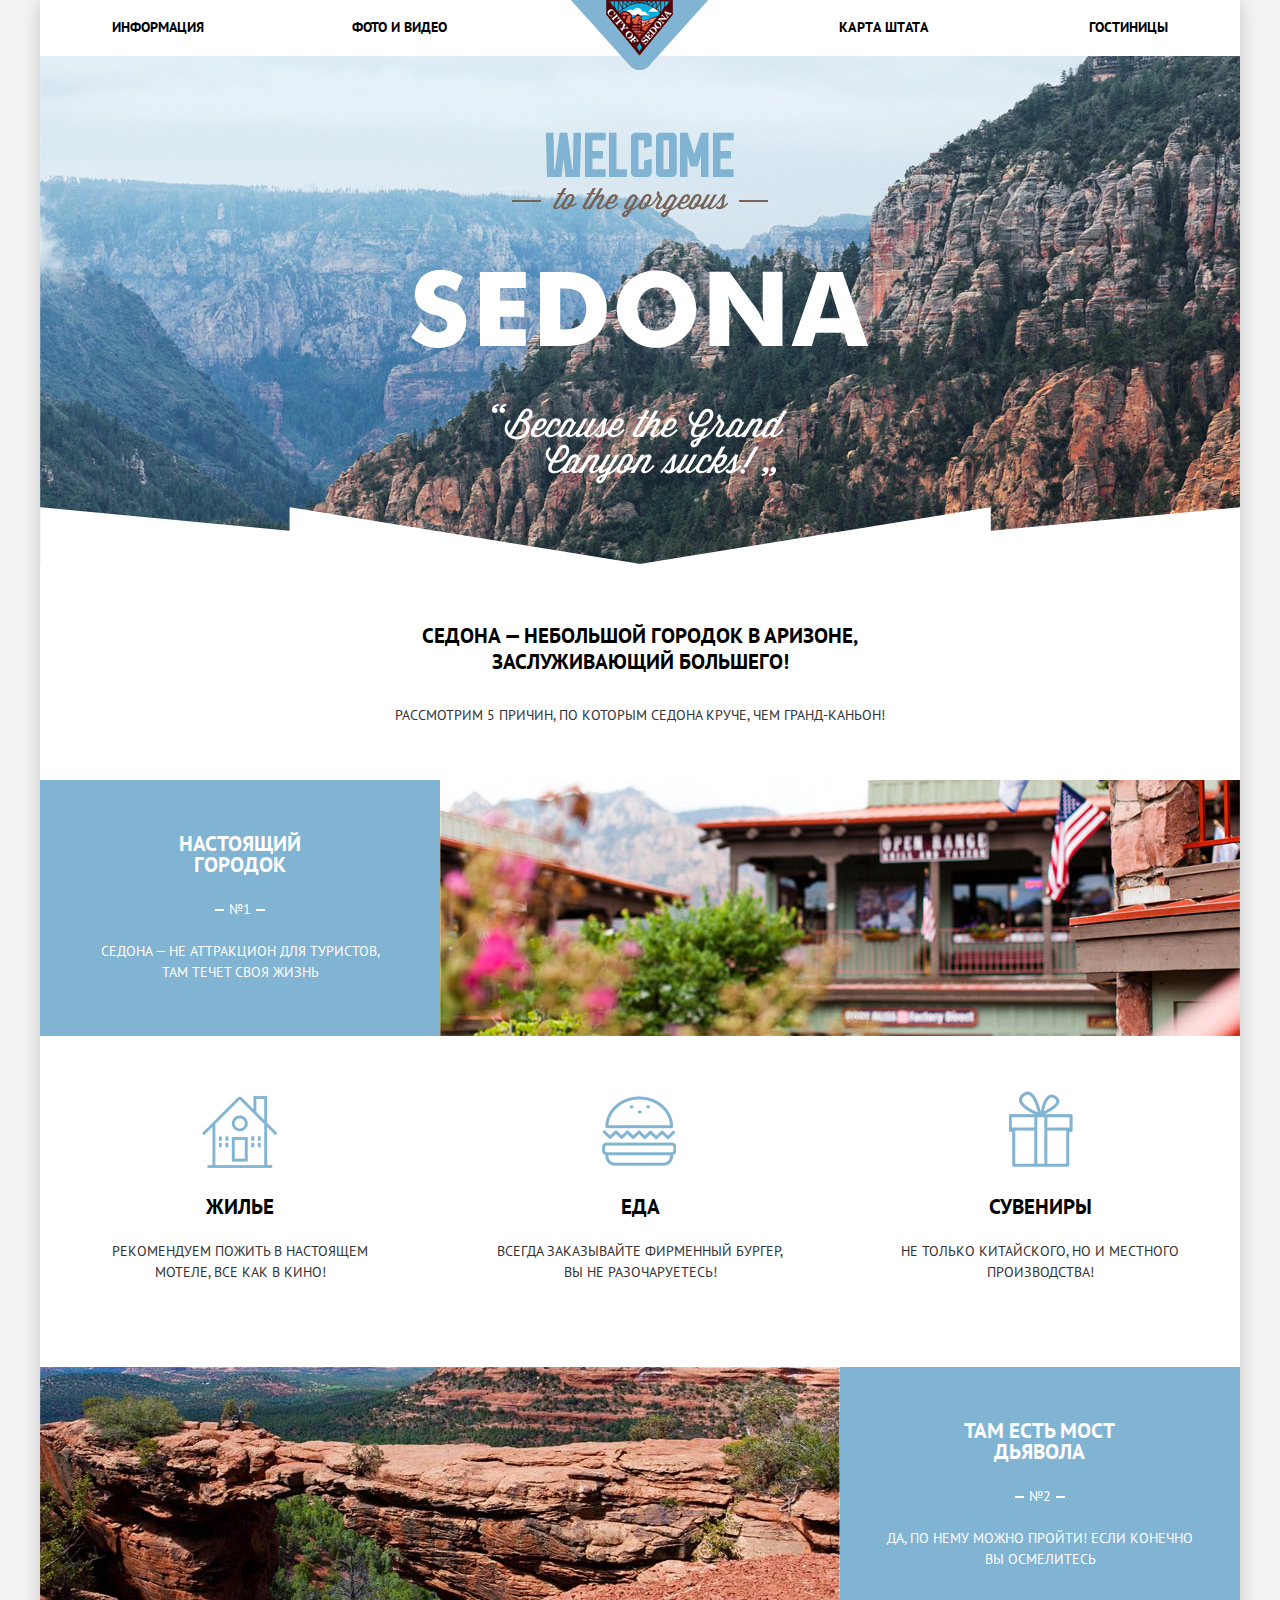
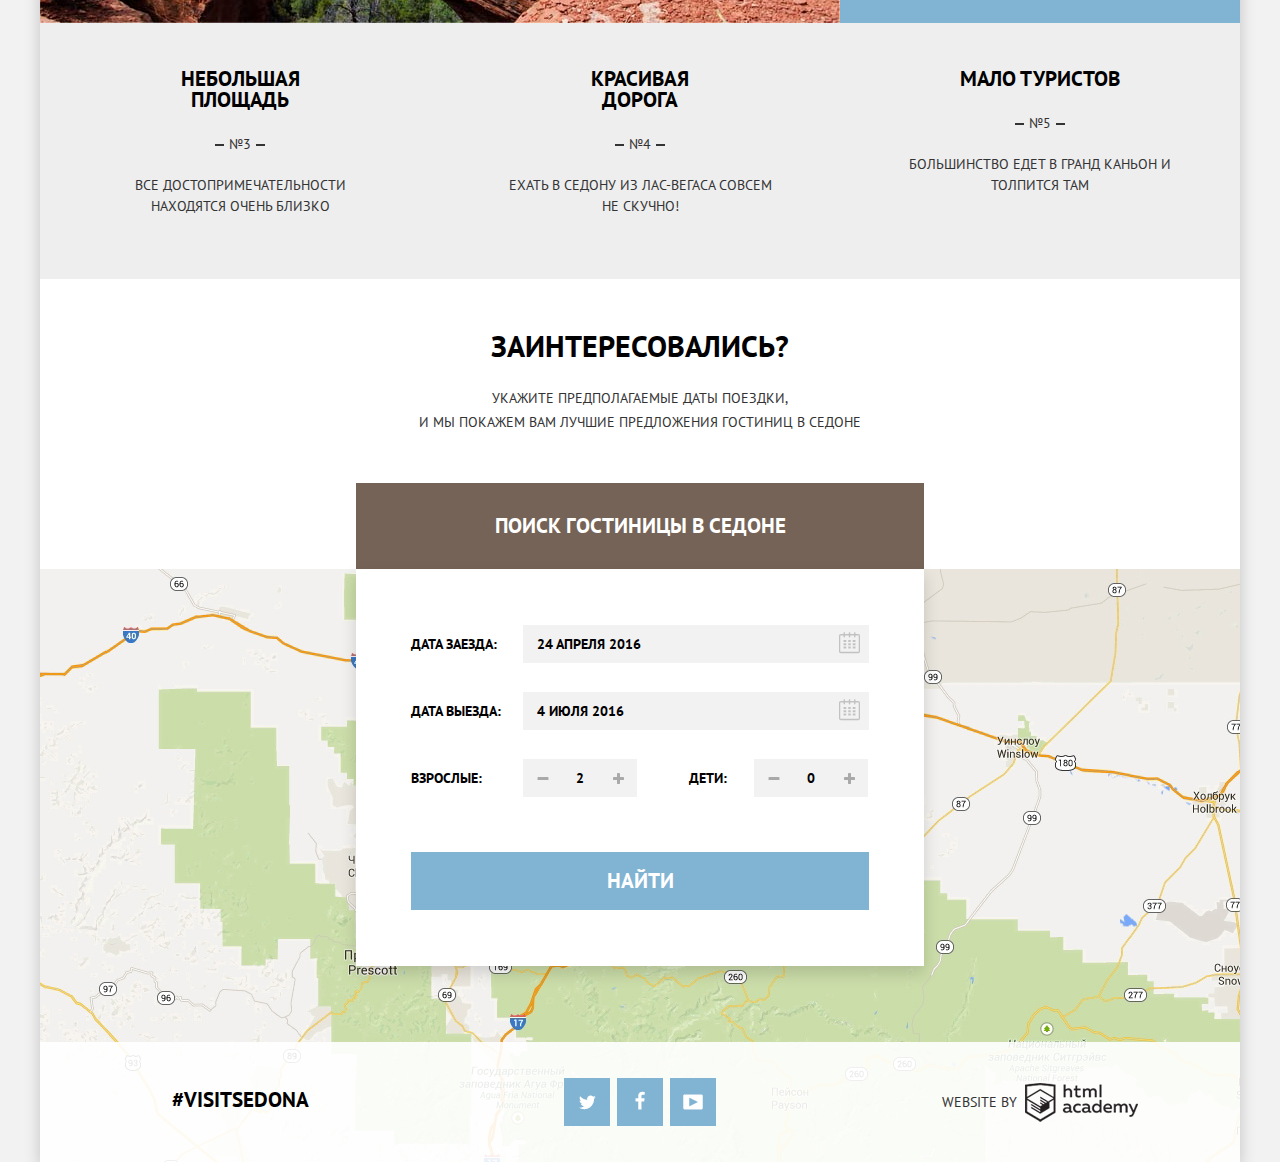
<file: index.html>
<!DOCTYPE html>
<html lang="ru">
	<head>
		<meta charset="UTF-8">
		<title>Седона</title>
		<link rel="stylesheet" href="css/style.css">
		<link href="https://fonts.googleapis.com/css?family=PT+Sans:400,700&subset=cyrillic" rel="stylesheet">
	</head>
	<body>
		<div class="container">
		<header class="header_content">
				<nav class="navigation">
					<ul class="nav_items">
						<li class="nav_item"><a href="#">ИНФОРМАЦИЯ</a></li>
						<li class="nav_item"><a href="#">ФОТО И ВИДЕО</a></li>
						<li class="nav_item"><a href="hotels.html">ГОСТИНИЦЫ</a></li>
						<li class="nav_item"><a href="#">КАРТА ШТАТА</a></li>
					</ul>
					<div class="nav_logo_sedona">
						<a href="index.html"><img class="logo_img" src="img/sedona_little_logo.png" width="138" height="70" alt="Sedona"></a>
					</div>
				</nav>
		</header>
		<main class="main_content">
				<div class="welcome_content">
					<img class="welcome_mask" src="img/white_mask_welcome.png" height="57" alt="Sedona">
				</div>

				<div class="promo_content">
					<h2 class="promo_title">СЕДОНА — НЕБОЛЬШОЙ ГОРОДОК В АРИЗОНЕ,<br> ЗАСЛУЖИВАЮЩИЙ БОЛЬШЕГО!</h2>
					<p class="promo_text">РАСCМОТРИМ 5 ПРИЧИН, ПО КОТОРЫМ СЕДОНА КРУЧЕ, ЧЕМ ГРАНД-КАНЬОН!</p>
				</div>
				
				<div class="info_photo_content"> 
					<div class="info_photo_text text_left">
						<p class="info_photo_title">НАСТОЯЩИЙ ГОРОДОК</p>
						<p class="info_photo_text1">№1</p>
						<p class="info_photo_text2">СЕДОНА — НЕ АТТРАКЦИОН ДЛЯ ТУРИСТОВ, ТАМ ТЕЧЕТ СВОЯ ЖИЗНЬ</p>
					</div>
					<div class="info_photo_img img_right">
						<img class="city_img" src="img/city.jpg" width="800" height="256" alt="Sedona Citi">
					</div>
				</div>
			
				<div class="blocks1_content">
					<div class="blocks1_item large_icon icon_home">
						<p class="blocks1_title">ЖИЛЬЕ</p>
						<p class="blocks1_text">РЕКОМЕНДУЕМ ПОЖИТЬ В НАСТОЯЩЕМ МОТЕЛЕ, ВСЕ КАК В КИНО!</p>
					</div>
					<div class="blocks1_item large_icon icon_food">
						<p class="blocks1_title">ЕДА</p>
						<p class="blocks1_text">ВСЕГДА ЗАКАЗЫВАЙТЕ ФИРМЕННЫЙ БУРГЕР, ВЫ НЕ РАЗОЧАРУЕТЕСЬ!</p>
					</div>
					<div class="blocks1_item large_icon icon_gift">
						<p class="blocks1_title">СУВЕНИРЫ</p>
						<p class="blocks1_text">НЕ ТОЛЬКО КИТАЙСКОГО, НО И МЕСТНОГО ПРОИЗВОДСТВА!</p>
					</div>
				</div>
			
				<div class="info_photo_content">
					<div class="info_photo_img img_left">
						<img class="bridge_img" src="img/bridge.jpg" width="800" height="256" alt="Sedona Bridge">
					</div>
					<div class="info_photo_text text_right">
						<p class="info_photo_title">ТАМ ЕСТЬ МОСТ ДЬЯВОЛА</p>
						<p class="info_photo_text1">№2</p>
						<p class="info_photo_text2">ДА, ПО НЕМУ МОЖНО ПРОЙТИ! ЕСЛИ КОНЕЧНО ВЫ ОСМЕЛИТЕСЬ</p>
					</div>
				</div>
				
				<div class="blocks2_content">
					<div class="blocks2_item">
						<p class="blocks2_title">НЕБОЛЬШАЯ ПЛОЩАДЬ</p>
						<p class="blocks2_text1">№3</p>
						<p class="blocks2_text2">ВСЕ ДОСТОПРИМЕЧАТЕЛЬНОСТИ НАХОДЯТСЯ ОЧЕНЬ БЛИЗКО</p>
					</div>
					<div class="blocks2_item">
						<p class="blocks2_title">КРАСИВАЯ ДОРОГА</p>
						<p class="blocks2_text1">№4</p>
						<p class="blocks2_text2">ЕХАТЬ В СЕДОНУ ИЗ ЛАС-ВЕГАСА СОВСЕМ НЕ СКУЧНО!</p>
					</div>
					<div class="blocks2_item">
						<p class="blocks2_title">МАЛО ТУРИСТОВ</p>
						<p class="blocks2_text1">№5</p>
						<p class="blocks2_text2">БОЛЬШИНСТВО ЕДЕТ В ГРАНД КАНЬОН И ТОЛПИТСЯ ТАМ</p>
					</div>
				</div>


				<div class="offer_content">
					<p class="offer_title">ЗАИНТЕРЕСОВАЛИСЬ?</p>
					<p class="offer_text">УКАЖИТЕ ПРЕДПОЛАГАЕМЫЕ ДАТЫ ПОЕЗДКИ,<br> И МЫ ПОКАЖЕМ ВАМ ЛУЧШИЕ ПРЕДЛОЖЕНИЯ ГОСТИНИЦ В СЕДОНЕ</p>
					<a href="#" class="search_title">ПОИСК ГОСТИНИЦЫ В СЕДОНЕ</a>
				</div>

				<div class="map_content">
					<img class="map_img" src="img/map.jpg" width="1200" height="593" alt="Sedona Map">
				</div>

					<form class="calendar_form" action="#" method="post">
						
						<div class="field_index">
							<div class="check_field">
								<label for="id_checkin">ДАТА ЗАЕЗДА:</label>
								<div class="date_field">
									<input type="text" id="id_checkin" name="checkin" value="24 АПРЕЛЯ 2016">
									<a class="date_btn" href="#"></a>
								</div>
							</div>
							<div class="check_field">
								<label for="id_checkout">ДАТА ВЫЕЗДА:</label>
								<div class="date_field">
									<input type="text" id="id_checkout" name="checkout" value="4 ИЮЛЯ 2016">
									<a class="date_btn" href="#"></a>
								</div>
							</div>

							<div class="amount_adult">
								<label for="id_adult">ВЗРОСЛЫЕ:</label>
								<div class="plus_minus_btn">
									<a class="minus_btn" href="#"></a>
									<input type="text" id="id_adult" name="adult" value="2">
									<a class="plus_btn" href="#"></a>
								</div>
							</div>

							<div class="amount_children">
								<label for="id_children">ДЕТИ:</label>
								<div class="plus_minus_btn">
									<a class="minus_btn" href="#"></a>
									<input type="text" id="id_children" name="children" value="0">
									<a class="plus_btn" href="#"></a>
								</div>
							</div>
							<div>
								<button class="search_btn" type="submit">НАЙТИ</button>
							</div>
						</div>
					</form>
		</main>
			
		<footer class="footer_content">
			<div class="footer_links">
					<div class="visit_sedona_link">
						<a class="visit_sedona" href="#">#VISITSEDONA</a>
					</div>
					<div class="social_links">
						<a class="social_icons social_twitter" href="#"></a>
						<a class="social_icons social_facebook" href="#"></a>
						<a class="social_icons social_youtube" href="#"></a>
					</div>
					<div class="logo_by_htmlacademy">
						<p class="website_by">WEBSITE BY</p>
						<a class="logo_htmlacademy" href="#"></a>
					</div>
				</div>
		</footer>
		</div>
	</body>
</html>
</file>
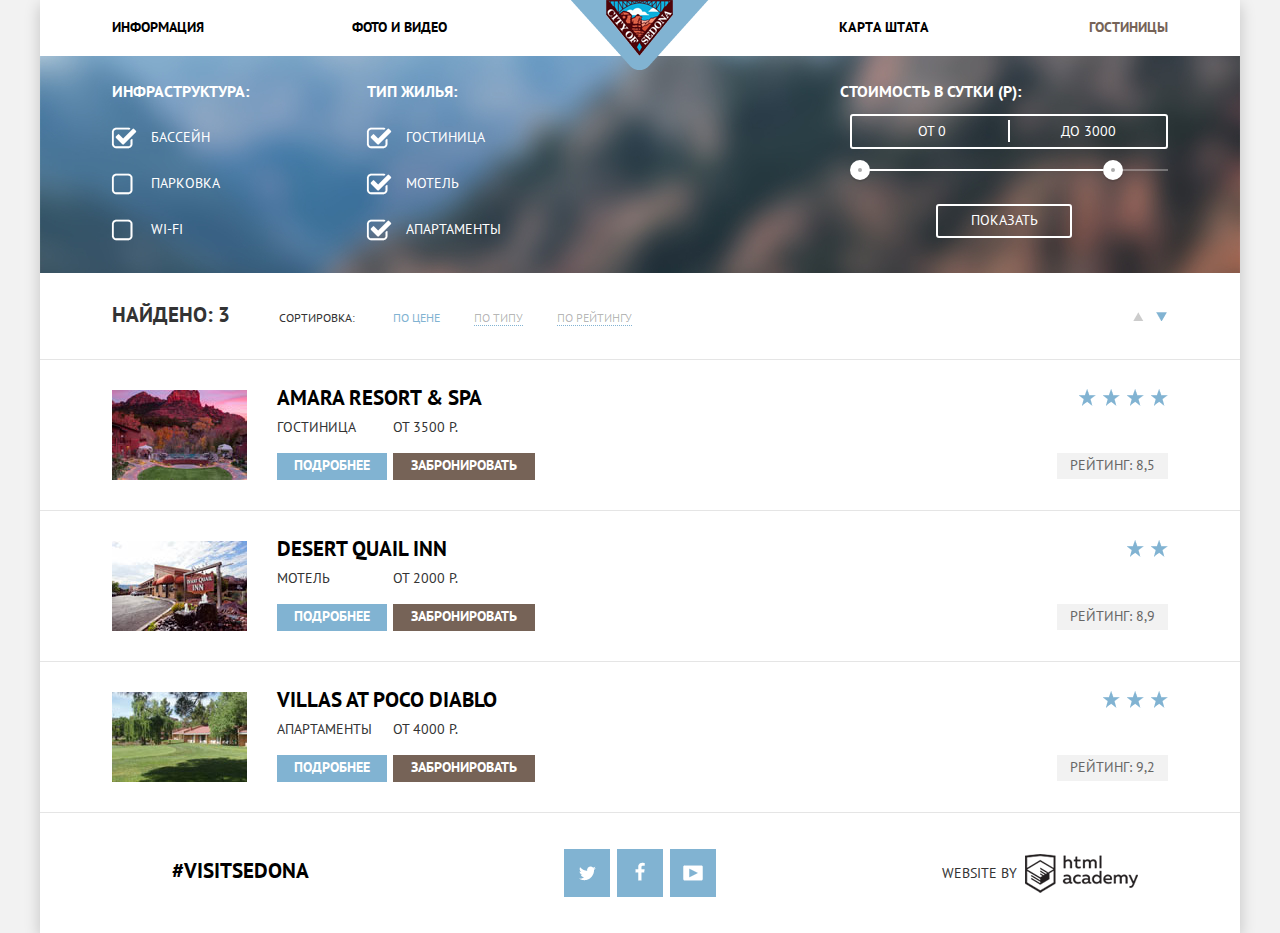
<file: hotels.html>
<!DOCTYPE html>
<html lang="ru">
	<head>
		<meta charset="UTF-8">
		<title>Hotels</title>
		<link rel="stylesheet" href="css/style.css">
		<link href="https://fonts.googleapis.com/css?family=PT+Sans:400,700&subset=cyrillic" rel="stylesheet">
	</head>
	<body>
	<div class="container">
		<header class="header_content">
			<!--<div class="container">-->
				<nav class="navigation">
					<ul class="nav_items">
						<li class="nav_item"><a href="index.html">ИНФОРМАЦИЯ</a></li>
						<li class="nav_item"><a href="#">ФОТО И ВИДЕО</a></li>
						<li class="nav_item nav_act"><a href="#">ГОСТИНИЦЫ</a></li>
						<li class="nav_item"><a href="#">КАРТА ШТАТА</a></li>
					</ul>
					<div class="nav_logo_sedona">
						<a href="index.html"><img class="logo_img" src="img/sedona_little_logo.png" width="138" height="70" alt="Sedona"></a>
					</div>
				</nav>
			<!--</div>-->
		</header>
		<main class="filters_content">
			<!--<div class="container">-->
				<div class="filters">
					<div class="filter_index">
						<form action="#" method="post" class="filters_form">
						<div class="filters1">
							<p class="filter_title">ИНФРАСТРУКТУРА:</p>
							<div class="filter">
								<input type="checkbox" id="fpool" value="pool" checked>
								<label for="fpool">БАССЕЙН</label>
							</div>
							<div class="filter">
								<input type="checkbox" id="fparking" value="parking">
								<label for="fparking">ПАРКОВКА</label>
							</div>
							<div class="filter">
								<input type="checkbox" id="fwifi" value="wifi">
								<label for="fwifi">WI-FI</label>
							</div>
						</div>
						<div class="filters2">
							<p class="filter_title">ТИП ЖИЛЬЯ:</p>
							<div class="filter">
								<input type="checkbox" id="fhotel" value="hotel" checked>
								<label for="fhotel">ГОСТИНИЦА</label>
							</div>
							<div class="filter">
								<input type="checkbox" id="fmotel" value="motel" checked>
								<label for="fmotel">МОТЕЛЬ</label>
							</div>
							<div class="filter">
								<input type="checkbox" id="fapart" value="apartments" checked>
								<label for="fapart">АПАРТАМЕНТЫ</label>
							</div>
						</div>
						<div class="price_filter">
							<div class="price_day">
								<p class="filter_title">СТОИМОСТЬ В СУТКИ (Р):</p>
							</div>
							<div class="price_from_to">
								<input class="min_price" id="price_from" type="text" value="ОТ 0">
								<input class="max_price" id="price_to" type="text" value="ДО 3000">
							</div>
							
							<div class="slider_price">
								<div class="scale">
									<div class="bar"></div>
								</div>
								<div class="toggle min_toggle"></div>
								<div class="toggle max_toggle"></div>
							</div>
							<div class="show_result">
								<button type="submit" class="result_filters">Показать</button>
							</div>
						</div>
						</form>
					</div>
				</div>
				<div class="sort_block">
					<div class="sort"> 
						<p class="sort_text">НАЙДЕНО: 3</p>
						<p class="sort_title">СОРТИРОВКА:</p>
						<ul class="sorts">
							<li><a class="sort_item1" href="#">ПО ЦЕНЕ</a></li>
							<li><a class="sort_item2" href="#">ПО ТИПУ</a></li>
							<li><a class="sort_item3" href="#">ПО РЕЙТИНГУ</a></li>
						</ul>
					</div>
					<div class="sort_ascend_descend">
						<a href="#" class="sort_ascend"></a>
						<a href="#" class="sort_descend"></a>
					</div>
				</div>
				<div class="results"> 
					<div class="result">
						<div class="result_capture">
							<img class="result_img" src="img/amara.jpg" width="135" height="90" alt="Amara Resort Spa">
						</div>
						<div class="result_info">
							<div class="result_title">
								<h2><a class="result_url" href="#">AMARA RESORT & SPA</a></h2>
							</div>
							<div class="result_texts">
								<p class="result_text1">ГОСТИНИЦА</p>
								<p class="result_text2">ОТ 3500 Р.</p>
							</div>
							<div class="result_options">
								<a class="res_btn result_option1" href="#">ПОДРОБНЕЕ</a>
								<a class="res_btn result_option2" href="#">ЗАБРОНИРОВАТЬ</a>
							</div>
						</div>
						<div class="result_rating_stars">
							<span class="result_stars"></span>
							<span class="result_stars"></span>
							<span class="result_stars"></span>
							<span class="result_stars"></span>
						 	<p class="result_rate_text">РЕЙТИНГ: 8,5</p>
						</div>
					</div>
				</div>
				<div class="results"> 
					<div class="result">
						<div class="result_capture">
							<img class="result_img" src="img/desert.jpg" width="135" height="90" alt="Desert Quail Inn">
						</div>
						<div class="result_info">
							<div class="result_title">
								<h2><a class="result_url" href="#">DESERT QUAIL INN</a></h2>
							</div>
							<div class="result_texts">
								<p class="result_text1">МОТЕЛЬ</p>
								<p class="result_text2">ОТ 2000 Р.</p>
							</div>
							<div class="result_options">
								<a class="res_btn result_option1" href="#">ПОДРОБНЕЕ</a>
								<a class="res_btn result_option2" href="#">ЗАБРОНИРОВАТЬ</a>
							</div>
						</div>
						<div class="result_rating_stars">
							<span class="result_stars"></span>
							<span class="result_stars"></span>
						 	<p class="result_rate_text">РЕЙТИНГ: 8,9</p>
						</div>
					</div>
				</div>
				<div class="results"> 
					<div class="result">
						<div class="result_capture">
							<img class="result_img" src="img/villas.jpg" width="135" height="90" alt="Villas At Poco Diablo">
						</div>
						<div class="result_info">
							<div class="result_title">
								<h2><a class="result_url" href="#">VILLAS AT POCO DIABLO</a></h2>
							</div>
							<div class="result_texts">
								<p class="result_text1">АПАРТАМЕНТЫ</p>
								<p class="result_text2">ОТ 4000 Р.</p>
							</div>
							<div class="result_options">
								<a class="res_btn result_option1" href="#">ПОДРОБНЕЕ</a>
								<a class="res_btn result_option2" href="#">ЗАБРОНИРОВАТЬ</a>
							</div>
						</div>
						<div class="result_rating_stars">
							<span class="result_stars"></span>
							<span class="result_stars"></span>
							<span class="result_stars"></span>
							<p class="result_rate_text">РЕЙТИНГ: 9,2</p>
						</div>
					</div>
	 			</div>
			<!--</div>-->
		</main>

		<footer class="footer_content">
			<!--<div class="container">-->
				<div class="footer_links">
					<div class="visit_sedona_link">
						<a class="visit_sedona" href="#">#VISITSEDONA</a>
					</div>
					<div class="social_links">
						<a class="social_icons social_twitter" href="#"></a>
						<a class="social_icons social_facebook" href="#"></a>
						<a class="social_icons social_youtube" href="#"></a>
					</div>
					<div class="logo_by_htmlacademy">
						<p class="website_by">WEBSITE BY</p>
						<a class="logo_htmlacademy" href="#"></a>
					</div>
				</div>
			<!--</div>-->
		</footer>
	</div>
	</body>
</html>
</file>
<file: css/style.css>
body {
	margin:0px;
	font-size: 14px;
	line-height: 21px; 
	color: #333333; 
	font-weight: normal; 
	font-family: "PT Sans", "Arial", sans-serif; 
	background-color: #f2f2f2;

}
h2 {
	font-size: 21px;
	line-height: 26px;
	font-weight: bold;
	font-family: "PT sans", "Arial", sans-serif;
	color: #000000;
} 
p,
h1,
h2,
ul,
li {
	margin: 0;
	padding: 0;
}
input {
	outline: none;
}

.container {
	width: 1200px;
	margin: 0 auto;
	position: relative;
	    								box-shadow: 0px 5px 15px 0px rgba(0,1,1,0.2);
	background-color: white;
}
.navigation {
	position: relative;
	min-height: 56px; 
	margin-left: 72px; /* по ТЗ 6% отступ */
	margin-right: 72px; /* по ТЗ 6% отступ */
	background-color: white;

}
.nav_items {
	margin: 0px;
	padding: 0px;
	list-style: none; 
}
.nav_item {
	font-size: 14px;
	line-height: 26px;
	font-weight: bold;
	font-family: "PT Sans", "Arial", sans-serif; 
	width: 240px;
	min-height: 56px; 
	float: left; 
	text-align: left;
	padding-top: 14px;
	padding-bottom: 14px;
	box-sizing: border-box;
}
.nav_item:nth-child(3),
.nav_item:nth-child(4) {
	float: right;
	text-align: right;
}
.nav_item:nth-child(4) {
	letter-spacing: 0.5px;
}
.nav_item a {
	margin: 0px;
	padding: 0px;
	text-decoration: none;
	color: #000000;
}
.nav_item a:hover {
	color: #81b3d2;
}
.nav_item a:active {
	color: black;
	opacity: 0.3;
}
.nav_act a {
	color: #766357;
}
.nav_act a:hover {
	color: #604e43;
}
.nav_act a:active {
	color: #766357;
	opacity: 0.3;
}

.nav_items::after { 
	content: "";
	display: table;
	clear: both;
}
.nav_logo_sedona {
	position: absolute;
	top: 0px;
	left: 50%;
	margin-left: -69px;
	z-index: 10;
}
.welcome_content {
	position: relative;
	min-height: 508px;
	background-image: url("../img/welcome.jpg"); 
	background-repeat: no-repeat;
	background-position: 50% -56px ;
	background-color: white;
}



.welcome_mask {
	position: absolute;
	bottom: 0px;
	width: auto;
}
.promo_content {
	min-height: 216px;
	padding-top: 59px;
	margin-left: 72px; /* по ТЗ 6% отступ */
	margin-right: 72px; /* по ТЗ 6% отступ */
	text-align: center;
	box-sizing: border-box;
	background-color: white;
}
.promo_text {
	font-size: 14px;
	line-height: 26px;
	color: color: #333333;
	font-family: "PT Sans", "Arial", sans-serif;
	margin-top: 27px;
}
.info_photo_content {
	min-height: 256px;
	box-sizing: border-box;
}
.info_photo_text {
	width: 400px;
	min-height: 256px;
	color: #ffffff;
	font-weight: normal;
	padding-top: 53px;
	text-align: center;
	background-color: #81b3d2;
	box-sizing: border-box;
}
.info_photo_title {
	font-size: 21px;
	color: #ffffff; 
	font-weight: bold;
	padding-left: 124px;
	padding-right: 125px;
}
.info_photo_text1 {
	padding-top: 24px;
	position: relative;
}

.info_photo_text1::before {
	content: "";
	position: absolute;
	display: block;
	bottom: 9px;
	left: 50%;
	margin-left: -25px;
	width: 9px;
	border-bottom: 2px solid #fff;
}
.info_photo_text1::after {
	content: "";
	position: absolute;
	display: block;
	bottom: 9px;
	right: 50%;
	margin-right: -25px;
	width: 9px;
	border-bottom: 2px solid #fff;
}
.info_photo_text2 {
	padding-top: 21px;
	padding-left: 47px;
	padding-right: 47px;
}

.info_photo_img {
	width: 800px;
	min-height: 256px;
}
.info_photo_img img {
	display: block;
	max-width: 100%;
}
.text_left,
.img_left {
	float: left;
	
}
.text_right,
.img_right {
	float: right;
}
.info_photo_content::after { 
	content: "";
	display: table;
	clear: both;
}
.blocks1_content {
	min-height: 331px; 
	text-align: center;
	box-sizing: border-box;
	background-color: white;
}
.blocks1_item {
	position: relative;
	padding-top: 160px;
	width: 400px;
	float: left;
}
.large_icon::before {
	content: "";
	position: absolute;
	background-image: url(../img/spritesheet.png);
	background-repeat: no-repeat;
	display: block;
	top: 60px;
	left: 162px;
}
.icon_home::before {
	width: 75px;
	height: 72px;
	background-position: -163px -5px;
}
.icon_food::before {
	width: 74px;
	height: 70px;
	background-position: -5px -5px;
}
.icon_gift::before {
	width: 64px;
	height: 76px;
	background-position: -89px -5px;
	margin-left: 7px;
	margin-top: -5px;
}
.blocks1_title {
	font-size: 21px;
	line-height: 21px;
	font-weight: bold;
	color: #000000;
}
.blocks1_text {
	padding-top: 24px;
	padding-left: 50px;
	padding-right: 50px;
}
.blocks1_content::after { 
	content: "";
	display: table;
	clear: both;
}
.blocks2_content {
	min-height: 256px; /*256*/
	text-align: center;
	background-color: #eeeeee;
	padding-top: 45px;
	box-sizing: border-box;
}
.blocks2_item {
	width: 400px;
	float: left;
}
.blocks2_title {
	font-size: 21px;
	line-height: 21px;
	font-weight: bold;
	color: #000000;
	padding-left: 120px;
	padding-right: 120px;
}
.blocks2_text1 {
	padding-top: 24px;
	padding-left: 50px;
	padding-right: 50px;
	position: relative;
}
.blocks2_text1::before {
	content: "";
	position: absolute;
	display: block;
	bottom: 9px;
	left: 50%;
	margin-left: -25px;
	width: 9px;
	border-bottom: 2px solid #333333;
}
.blocks2_text1::after {
	content: "";
	position: absolute;
	display: block;
	bottom: 9px;
	right: 50%;
	margin-right: -25px;
	width: 9px;
	border-bottom: 2px solid #333333;
}
.blocks2_text2 {
	padding-top: 20px;
	padding-left: 65px;
	padding-right: 65px;
}
.blocks2_content::after { 
	content: "";
	display: table;
	clear: both;
}
.offer_content {
	position: relative;
	margin-left: 72px;
	margin-right: 72px;
	min-height: 290px; 
	text-align: center;
	padding-top: 52px;
	box-sizing: border-box;
	background-color: white;
}
.offer_title {
	font-size: 30px;
	line-height: 30px;
	font-weight: bold;
	color: #000000;
}
.offer_text {
	font-size: 14px;
	line-height: 24px;
	padding-top: 25px;
}

.search_title {
	display: inline-block;
	text-decoration: none;
	font-size: 21px;
	line-height: 26px;
	font-weight: bold;
	color: #ffffff;
	vertical-align: middle;
	background-color: #766357;
	text-align: center;
	min-width: 568px;
	margin-top: 49px;
	padding: 30px 0;
}

.map_content {
	position: relative;
	height: 473px;
}
.map_content img {
	display: block;
}

input,
select {
	vertical-align: middle;
}
.calendar_form {
	width: 568px;
	min-height: 397px;
	position: absolute;
	z-index: 50;
	left: 50%;
	top: 2169px;
	margin-left: -284px;
	box-sizing: border-box;
	box-shadow: 0 7px 15px 0 rgba(0, 1, 1, 0.15);
	text-align: left;
	font-weight: bold;
	font-size: 0;
}

.field_index {
	background-color: #ffffff;
	padding: 56px 55px;
	min-height: 395px;
	box-sizing: border-box;
}
.check_field {
	margin-bottom: 29px;
}
.calendar_form label {
	display: inline-block;
	width: 112px;
	font-size: 14px;
	vertical-align: middle;
	line-height: 26px;
	color: #000000;
}
.date_field,
.plus_minus_btn {
	display: inline-block;
	position: relative;
	width: 346px;
}
.calendar_form input[type="text"] {
	width: 100%;
	height: 38px;
	background-color: #f2f2f2;
	border: none;
	color: #000000;
	text-transform: uppercase;
	padding: 0 40px 0 14px;
	box-sizing: border-box;
	font-family: "PT Sans", "Arial", sans-serif;
	font-weight: bold;
	font-size: 14px;
	line-height: 26px;
}
.date_field input[type="text"]:hover {
	background-color: #ebebeb;
}
.date_field input[type="text"]:active {
	background-color: #ffffff;
}
.date_btn {
	width: 21px;
	height: 22px;
	background: url(../img/calendar_sprite.png) no-repeat;
	background-position: -5px -5px;
	position: absolute;
	top: 50%;
	right: 9px;
	margin-top: -12px;
	font-size: 0;
	cursor: pointer;
}
.date_btn:hover {
	background: url(../img/calendar_sprite.png) no-repeat;
	background-position: -67px -5px;
}
.date_btn:active {
	background: url(../img/calendar_sprite.png) no-repeat;
	background-position: -36px -5px;
}
.amount_adult,
.amount_children {
	display: inline-block;
	box-sizing: border-box;
	margin-bottom: 55px;
}
.amount_adult {
	width: 233px;
	margin-right: 45px;
}
.plus_minus_btn {
	width: 114px;
}
.minus_btn {
	width: 12px;
	height: 3px;
	background: url(../img/minus_sprite.png) no-repeat;
	background-position: -5px -5px;
	position: absolute;
	top: 28px;
	left: 14px;
	margin-top: -10px;
	font-size: 0;
}
.minus_btn:hover {
	background: url(../img/minus_sprite.png) no-repeat;
	background-position: -49px -5px;
}
.minus_btn:active {
	background: url(../img/minus_sprite.png) no-repeat;
	background-position: -27px -5px;
}
.calendar_form input[id="id_adult"],
.calendar_form input[id="id_children"] {
	width: 100%;
	padding: 0 40px;
	text-align: center;
	box-sizing: border-box;
}
.plus_btn {
	width: 11px;
	height: 11px;
	background: url(../img/plus_sprite.png) no-repeat;
	background-position: -5px -5px;
	position: absolute;
	top: 24px;
	right: 13px;
	margin-top: -10px;
	font-size: 0;
}
.plus_btn:hover {
	background: url(../img/plus_sprite.png) no-repeat;
	background-position: -47px -5px;
}
.plus_btn:active {
	background: url(../img/plus_sprite.png) no-repeat;
	background-position: -26px -5px;
}
.amount_children label {
	width: 65px; 
}
.search_btn {
	width: 100%;
	height: 58px;
	font-size: 21px;
	line-height: 26px;
	border: none;
	background-color: #81b3d2;
	color: #ffffff;
	font-weight: bold;
	font-family: "PT Sans", "Arial", sans-serif;
}
.search_btn:hover {
	background-color: #669ec0;
}
.search_btn:active {
	background-color: #5496bd;
	color: #88b6d1;
}

.footer_links {
	position: relative;
	min-height: 120px; 
	background-color: rgba(255,255,255, 0.9);
	display: block;
	box-sizing: border-box;
}
.visit_sedona_link,
.social_links,
.logo_by_htmlacademy {
	display: inline-block;
	width: 400px;
	float: left;
	text-align: center;
	vertical-align: middle;
}
.footer_links::after { 
	content: "";
	display: table;
	clear: both;
}
.visit_sedona_link {
	font-size: 21px;
	line-height: 26px;
	font-weight: bold;
	margin-top: 45px;
}
.visit_sedona_link a {
	text-decoration: none;
	color: black;
}


.social_links a{
	display: inline-block;
	position: relative;
	vertical-align: middle;
	width: 46px;
	height: 48px;
	margin-top: 36px;
	background-color: #81b3d2;
	background-image: url(../img/social_sprite.png);
	background-repeat: no-repeat;
}
.social_twitter {
	background-position: 3px -38px;
}
.social_facebook {
	background-position: 6px 1px;
	margin-left: 3px;
	margin-right: 3px;
}
.social_youtube {
	background-position: -67px 4px;
	
}
.social_links a:hover {
	background-color: #669ec0;
}
.social_twitter:active {
	background-position: -38px -38px;
	background-color: #5496bd;

}
.social_facebook:active {
	background-position: -28px 1px;
	background-color: #5496bd;
}
.social_youtube:active {
	background-position: -81px -36px;
	background-color: #5496bd;
}

.logo_by_htmlacademy {
	margin-top: 37px;
	box-sizing: border-box;
	display: inline-block;
	font-size: 0px;

}
.website_by {
	margin-top: 2px;
	display: inline-block;
	font-size: 14px;
	line-height: 26px;
	vertical-align: middle;
}
.logo_htmlacademy{
	display: inline-block;
	vertical-align: middle;
	margin-left: 8px;

	margin-top: 4px;
	width: 113px;
    height: 39px;

	background-image: url(../img/logo_ha.png);
    background-repeat: no-repeat;
    background-position: -261px -7px;
    
}
.logo_htmlacademy:hover {
	background-position: -134px -7px;
}
.logo_htmlacademy:active {
	background-position: -7px -7px;

}

.filters {
	min-height: 217px;
	background-image: url("../img/filter_background.jpg") ; /*фон*/
	background-size: 1200px 217px;
	color: white;
}
.filter_index {
	margin-left: 72px;
	margin-right: 72px;
}
.filter_title {
	font-size: 16px;
	line-height: 21px;
	font-weight: bold;
	padding-top: 25px;
}
.filters1 {
	min-height: 217px; /*217*/
	width: 241px;
	float: left;
}
input[type="checkbox"] {
	display: none;
}
input[type="checkbox"] + label {
	display: block;
	margin-top: 25px;
	margin-bottom: 25px;	
	padding-left: 39px;
	position: relative;
	cursor: pointer;
}
input[type="checkbox"] + label::before {
	content: "";
	display: block;
	width: 26px;
	height: 22px;
	margin-left: 0px;
	background: url(../img/no_checked.png) no-repeat;
	position: absolute;
	top:0px;
	left:-1px;
}
input[type="checkbox"]:checked + label::before {
	content: "";
	position: absolute;
	top: 0px;
	left: -1px;
	background: url(../img/checked.png);
	width: 26px;
	height: 22px;
}
.filters2 {
	min-height: 217px; 
	width: 274px;
	float: left;
	margin-left: 14px;
}
.price_filter {
	min-height: 217px;
	width: 328px;
	float: right;
	box-sizing: border-box;
}
.filter_title {
	margin-bottom: 12px;
	font-size: 16px;
}
.price_from_to {
	position: relative;
	width: 314px;
	margin-left: 10px;
	font-size: 0;
	border: 2px solid #fff;
	border-radius: 3px;
}
.price_from_to::before {
	content: "";
	display: block;
	height: 22px;
	width: 2px;
	background: #ffffff;
	position: absolute;
	top: 50%;
	left: 155px;
	margin-top: -12px;
	margin-left: 1px;
}
.min_price,
.max_price {
	display: inline-block;
	vertical-align: top;
	margin: 0;
	padding-top: 5px;
	padding-right: 14px;
	padding-bottom: 5px;
	padding-left: 17px;
	width: 40%;
	border: none;
	background: transparent;
	text-align: center;
	text-transform: uppercase;
	font-family: "PT Sans", "Arial", sans-serif;
	font-size: 14px;
	font-weight: 400;
	line-height: 21px;
	color: #fff;
}
.slider_price {
	position: relative;
	margin-left: 19px;
	height: 25px;
}
.scale {
	margin-top: 20px;
	height: 2px;
	background: rgba(255,255,255,.3);
}
.bar {
	width: 79%;
	height: 2px;
	background: #fff;
}
.toggle {
	position: absolute;
	top: -9px;
	left: -9px;
	width: 4px;
	height: 4px;
	border: 8px solid #fff;
	background: #ababab;
	cursor: pointer;
	border-radius: 50%;
	box-shadow: 0 2px 1px 0 rgba(0,0,0,.1);
}
.max_toggle {
	left: 79%;
}
.toggle:hover {
	background: #1d4a75;
}
.result_filters {
	display: block;
	margin-top: 10px;
	margin-left: auto;
	margin-right: auto;
	padding-top: 4px;
	padding-bottom: 5px;
	width: 136px;
	border: 2px solid #ffffff;
	border-radius: 3px;
	background: transparent;
	text-align: center;
	text-transform: uppercase;
	text-decoration: none;
	font-family: "PT Sans", "Arial", sans-serif;
	font-size: 14px;
	font-weight: 400;
	line-height: 21px;
	color: #ffffff;
}

.filters_form::after { 
	content: "";
	display: table;
	clear: both;
}
.sort_block {
	border-bottom: 1px solid #e5e5e5;
	min-height: 87px; /*87*/
	box-sizing: border-box;
	padding-left: 72px;
	padding-right: 72px;
	padding-top: 29px;
	
}
.sort {
	float: left;
	box-sizing: border-box;    
}
.sort_block::after { /*распорка*/
	content: "";
	display: table;
	clear: both;
}
.sort_text {
	font-size: 21px;
	line-height: 26px;
	font-weight: bold;
	line-height: #000000;
	display: inline-block;
	margin-right: 45px;
}
.sort_title {
	font-size: 12px;
	line-height: 18px;
	display: inline-block;
	margin-right: 34px;
}
.sorts {
	display: inline-block;
}
.sorts li {
	list-style: none;
	display: inline-block;
}
.sorts a {
	font-size: 12px;
	line-height: 18px;
	text-decoration: none;
	border-bottom: 1px dotted #81b3d2;
	margin-right: 30px;
	color: rgba(0,0,0, 0.3);
}
a.sort_item1 {
	border-bottom: none;
	color: #81b3d2;
}
a.sort_item2:hover,
a.sort_item3:hover {
	color: #81b3d2;
}
a.sort_item2:active,
a.sort_item3:active {
	color: #000000;
	border-bottom: none;
}
.sort_ascend_descend {
	float: right;
	width: 37px;
	text-align: right;
	font-size: 0px;
	margin-top: 9px;
	min-height: 9px;
}
a.sort_ascend,
a.sort_descend {
	display: inline-block;
	text-decoration: none;
	width: 11px;
	height: 9px;
}
.sort_ascend {
	margin-right: 12px;
	background: url(../img/arrow.png) no-repeat;
	background-position: -68px -5px;
}
.sort_ascend:hover {
	background: url(../img/arrow.png) no-repeat;
	background-position: -110px -5px;
}
.sort_ascend:active {
	background: url(../img/arrow.png) no-repeat;
	background-position: -89px -5px;

}
.sort_descend {
	margin-right: 1px;
	background: url(../img/arrow.png) no-repeat;
	background-position: -26px -5px;
}
.result {
	min-height: 151px;
	box-sizing: border-box;
	padding-left: 72px;
	padding-right: 72px;
	border-bottom: 1px solid #e5e5e5;
}
.result_capture {
	width: 135px;
	min-height: 90px; /*151*/
	padding-top: 30px;
	float: left;
}
.result_info {
	width: 258px;
	min-height: 95px;
	margin-left: 30px;
	margin-top: 25px;
	float: left;
}
.result_texts {
	margin-top: 6px;
	margin-bottom: 10px;
	margin-left: 0px;
	margin-right: 0px;
	max-width: 265px;
	font-size: 0;
}
.result_text1 {
	width: 116px; /* vrode*/
	display: inline-block;
	font-size: 14px;
}
.result_text2 {
	width: 142px; /*vrode*/
	display: inline-block;
	font-size: 14px;
}
.result_options {
	font-size: 0px;
}

.result_option1 {
	width: 110px;
	background-color: #81b3d2;
	margin-right: 6px; /*!!!*/
}
.result_option2 {
	width: 142px;
	background-color: #766357;
}
.res_btn {
	display: inline-block;
	font-size: 14px;
	font-weight: bold;
	height: 27px;
	text-align: center;
	color: #ffffff;
	box-sizing: border-box;
	padding-top: 2px;
}
a.res_btn,
a.result_url {
	text-decoration: none;
}
a.result_url {
	color: black;
}
a.result_option1:hover {
	background-color: #669ec0;

}
a.result_option1:active {
	background-color: #5496bd;
	color: #88b6d1;
}
a.result_option2:hover {
	background-color: #604e43;
}
a.result_option2:active {
	background-color: #503e33;
	color: #81746d;
}
a.result_url:hover {
	color: #81b3d2;
}
a.result_url:active {
	color: #cacaca;
}
.result_rating_stars {
	font-size: 0px;
	min-width: 111px;
	min-height: 90px;
	float: right;
	margin-top: 29px;
	text-align: right;
	padding-top: 0px;
}
.result_stars {
	display: inline-block;
}
.result_rating_stars>span {
	font-size: 0;
	display: inline-block;
	width: 17px;
	height: 17px;
	margin-left: 7px;
	background: url(../img/star.png) no-repeat;
}
.result_rate_text {
	font-size: 14px;
	line-height: 21px;
	text-align: center;
	color: #666666;
	margin-top: 36px;
	background-color: #f2f2f2;
	padding-top: 2px;
	padding-bottom: 3px
}
.result::after { 
	content: "";
	display: table;
	clear: both;
}
</file>
